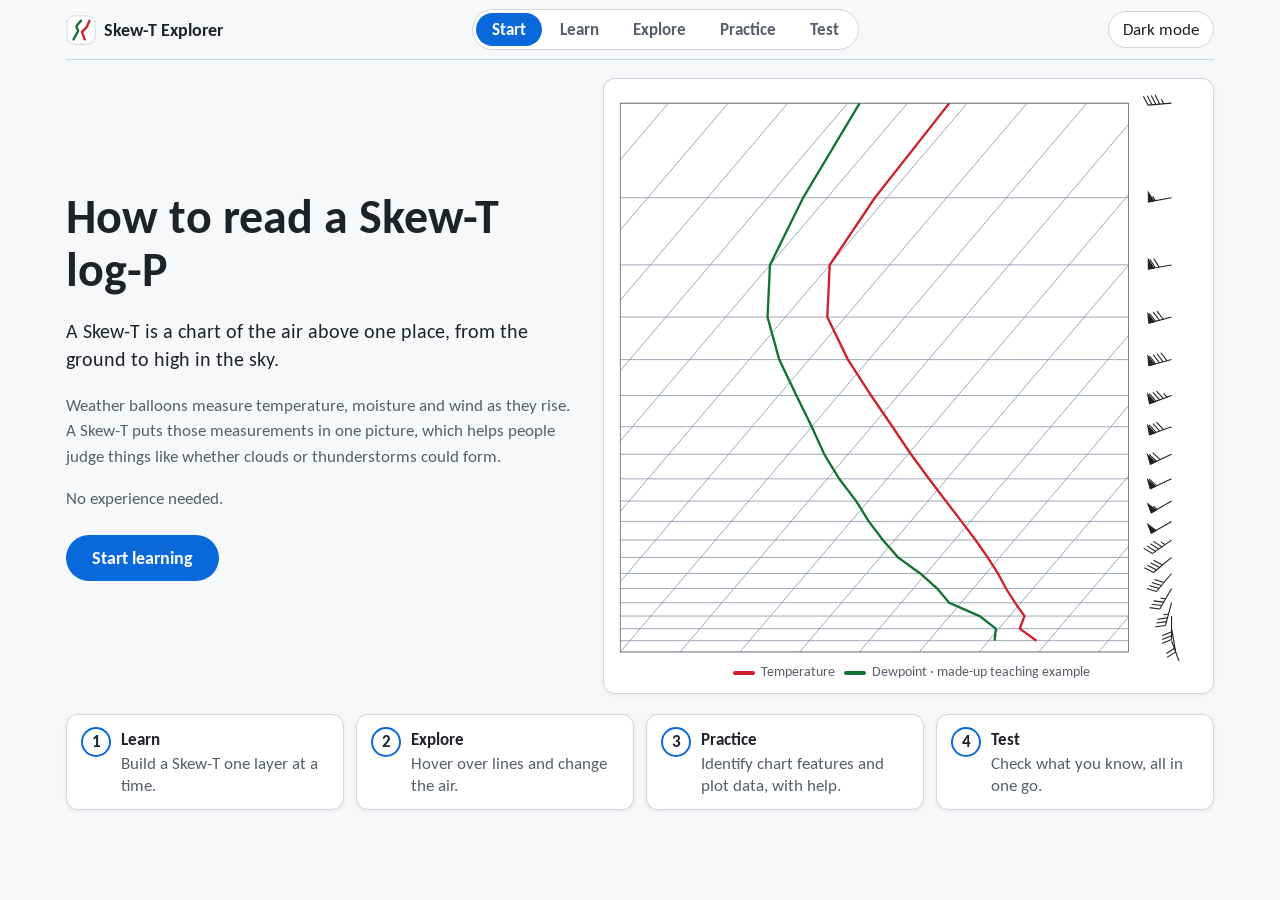
<file: index.html>
<!doctype html>
<html lang="en" data-theme="light">
<head>
  <meta charset="utf-8">
  <meta name="viewport" content="width=device-width, initial-scale=1">
  <title>Skew-T Explorer · Start here</title>
  <link rel="preconnect" href="https://fonts.googleapis.com">
  <link rel="preconnect" href="https://fonts.gstatic.com" crossorigin>
  <link rel="stylesheet" href="https://fonts.googleapis.com/css2?family=Carlito:wght@400;700&display=swap">
  <link rel="stylesheet" href="style.css">
  <script src="js/theme.js"></script>
</head>
<body class="start-page">
  <header class="topbar">
    <a class="brand" href="index.html" aria-label="Skew-T Explorer home">
      <svg viewBox="0 0 32 32" aria-hidden="true"><rect x="1" y="1" width="30" height="30" rx="8"/><path class="g" d="M8 26 13 17 11 12 16 6"/><path class="r" d="M20 26 17 18 22 13 25 6"/></svg>
      <span>Skew-T Explorer</span>
    </a>
    <nav class="tabs" aria-label="Pages">
      <a href="index.html" aria-current="page">Start</a>
      <a href="build.html">Learn</a>
      <a href="explore.html">Explore</a>
      <a href="practice.html">Practice</a>
      <a href="test.html">Test</a>
    </nav>
    <button id="theme" type="button"></button>
  </header>
  <main>
    <section class="hero">
      <div class="hero-text">
        <h1>How to read a Skew-T log-P</h1>
        <p class="lead">A Skew-T is a chart of the air above one place, from the ground to high in the sky.</p>
        <p>Weather balloons measure temperature, moisture and wind as they rise. A Skew-T puts those measurements in one picture, which helps people judge things like whether clouds or thunderstorms could form.</p>
        <p>No experience needed.</p>
        <a class="cta" href="build.html">Start learning</a>
      </div>
      <figure class="hero-chart">
        <svg id="herochart" viewBox="0 0 820 760" role="img" aria-label="Example Skew-T showing temperature in red and dewpoint in green"></svg>
        <figcaption><span class="swatch temp"></span>Temperature <span class="swatch dew"></span>Dewpoint · made-up teaching example</figcaption>
      </figure>
    </section>
    <ol class="path">
      <li><a href="build.html"><span class="num">1</span><strong>Learn</strong><span>Build a Skew-T one layer at a time.</span></a></li>
      <li><a href="explore.html"><span class="num">2</span><strong>Explore</strong><span>Hover over lines and change the air.</span></a></li>
      <li><a href="practice.html"><span class="num">3</span><strong>Practice</strong><span>Identify chart features and plot data, with help.</span></a></li>
      <li><a href="test.html"><span class="num">4</span><strong>Test</strong><span>Check what you know, all in one go.</span></a></li>
    </ol>
  </main>
  <script src="js/thermo.js"></script>
  <script src="js/soundings.js"></script>
  <script src="js/chart.js"></script>
  <script src="js/start.js"></script>
</body>
</html>
</file>
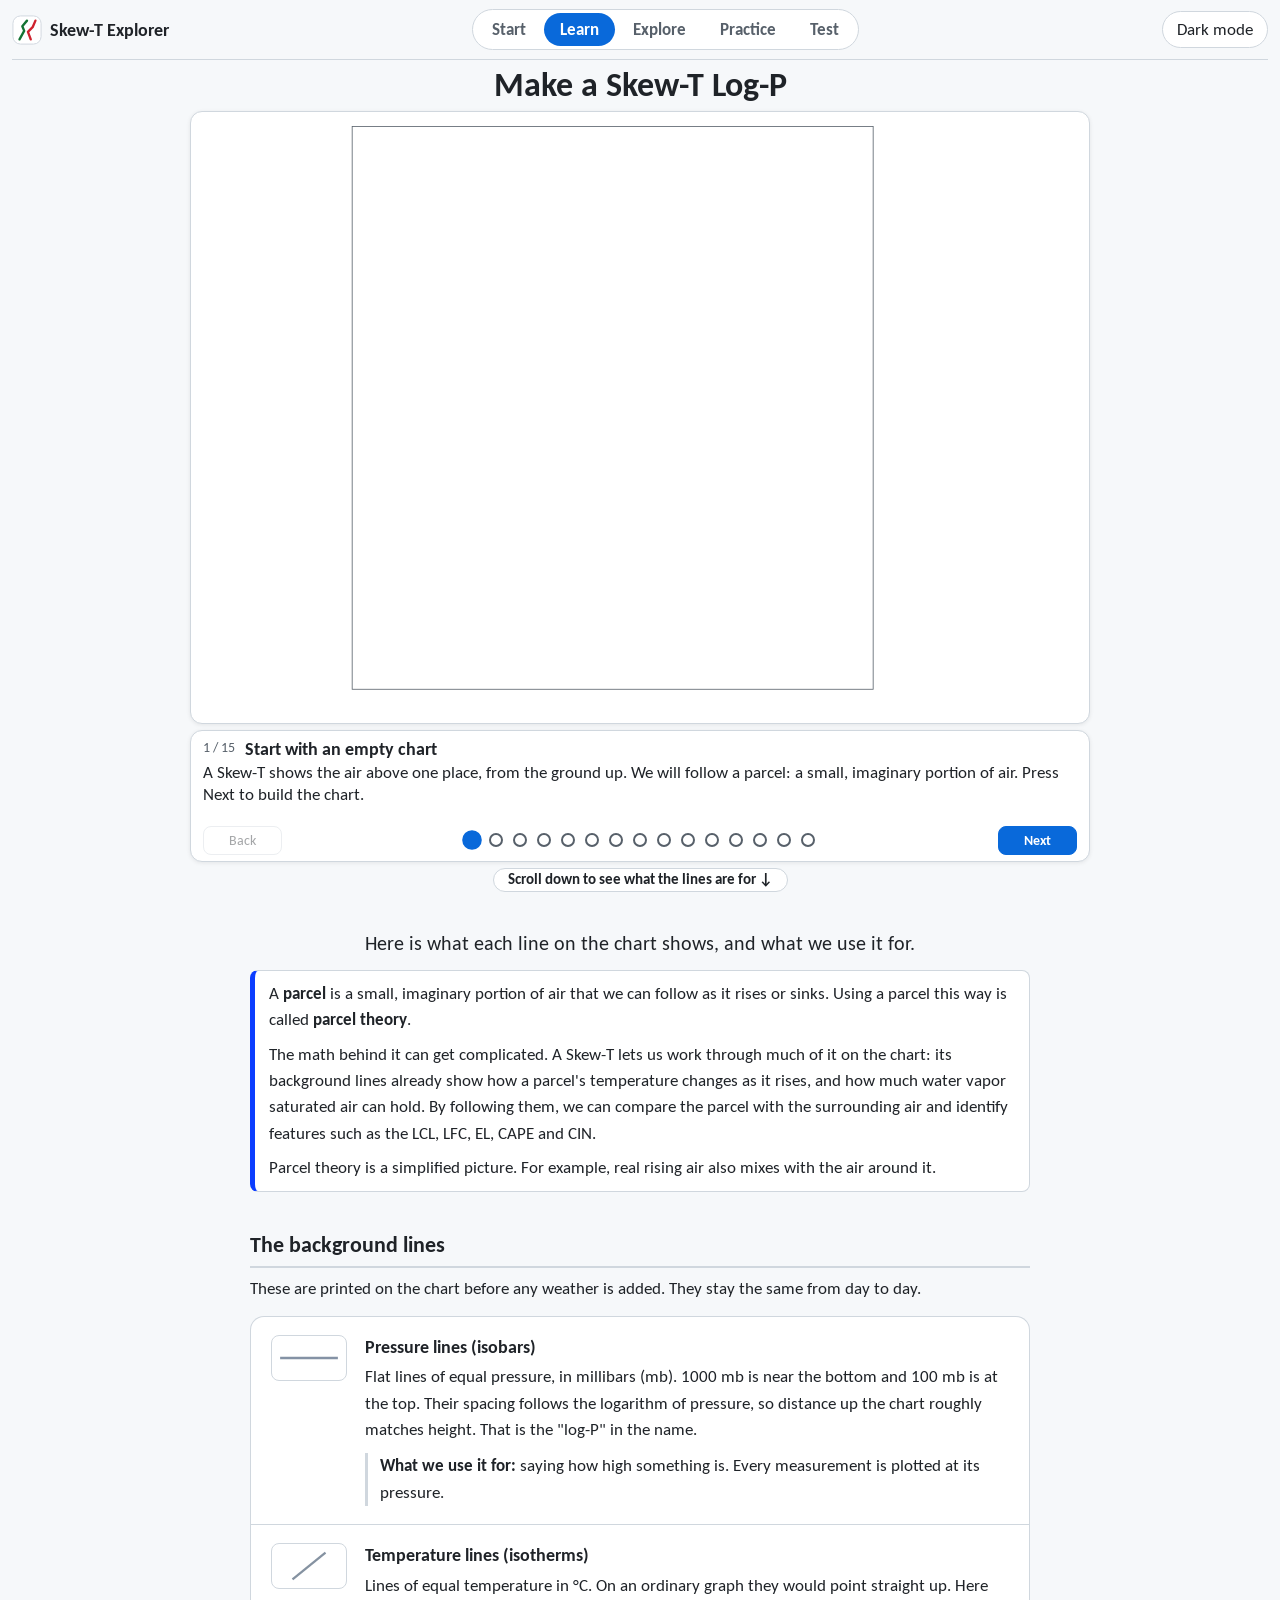
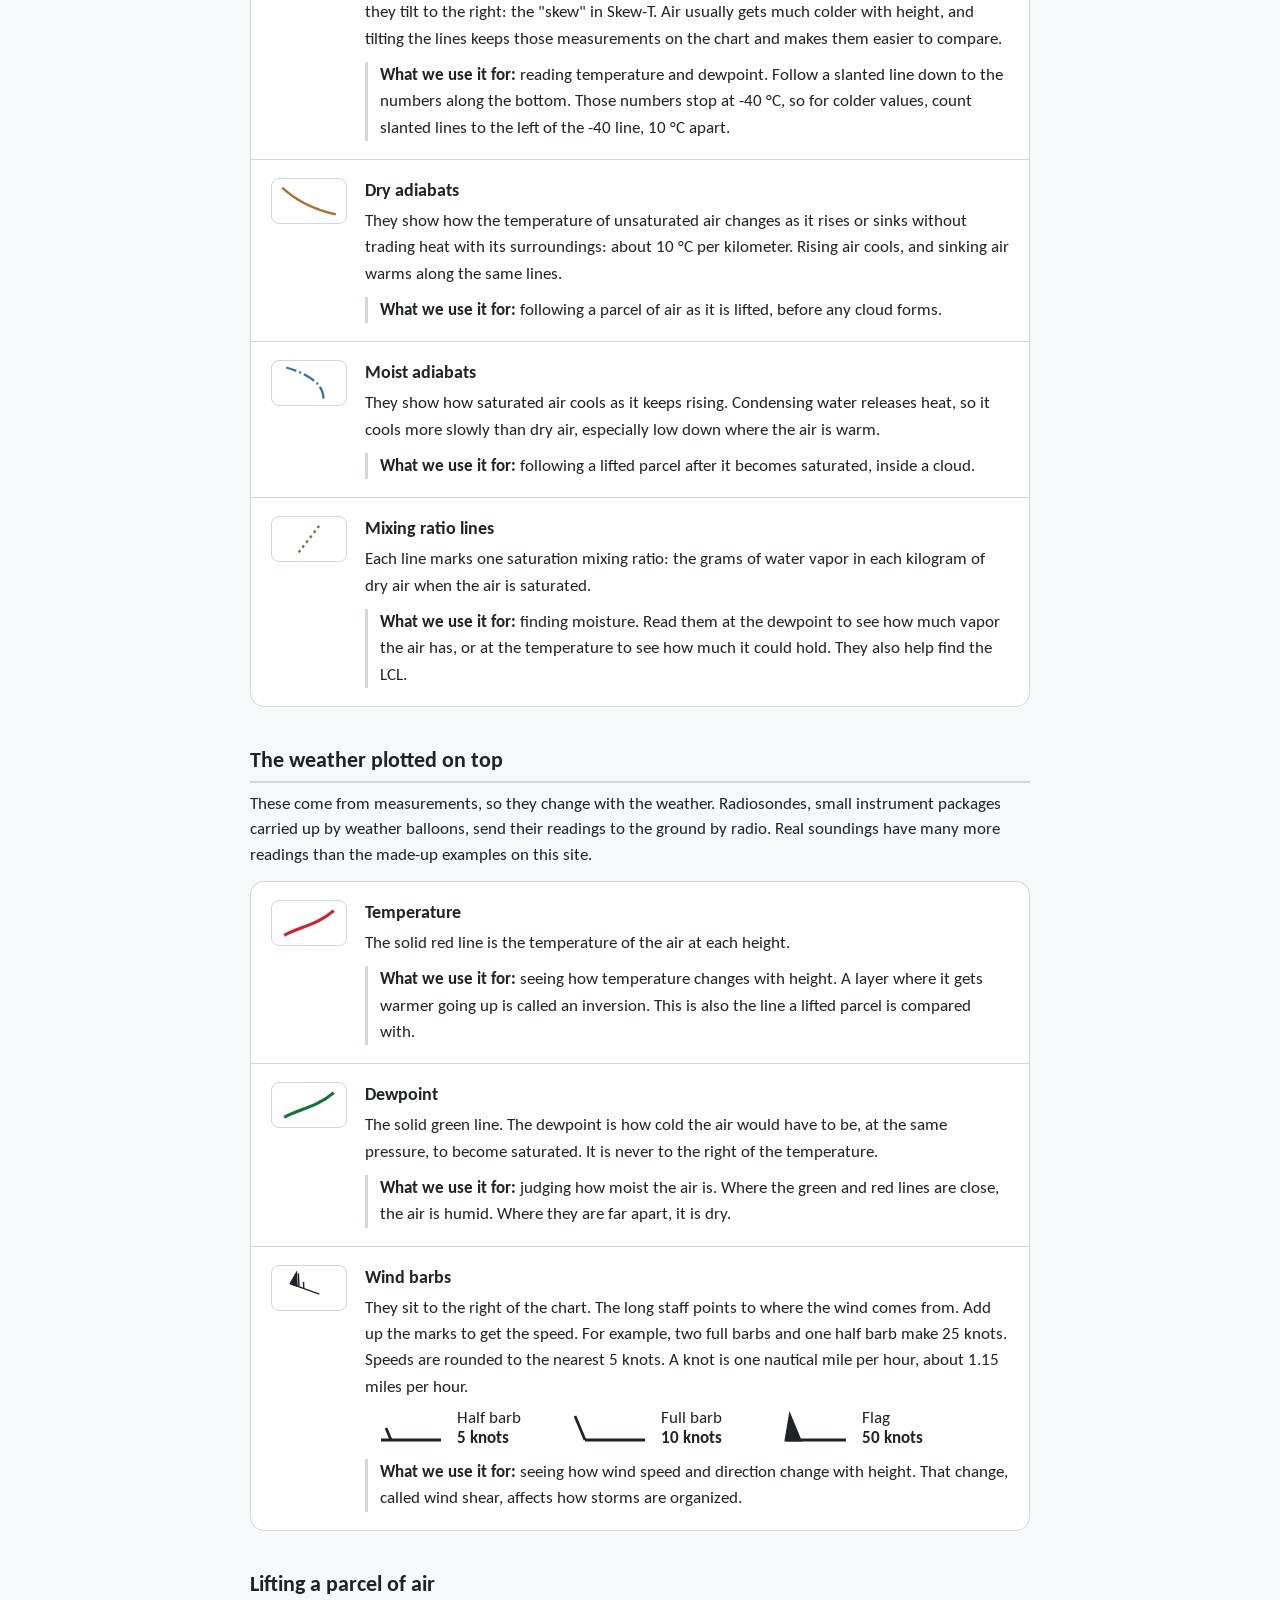
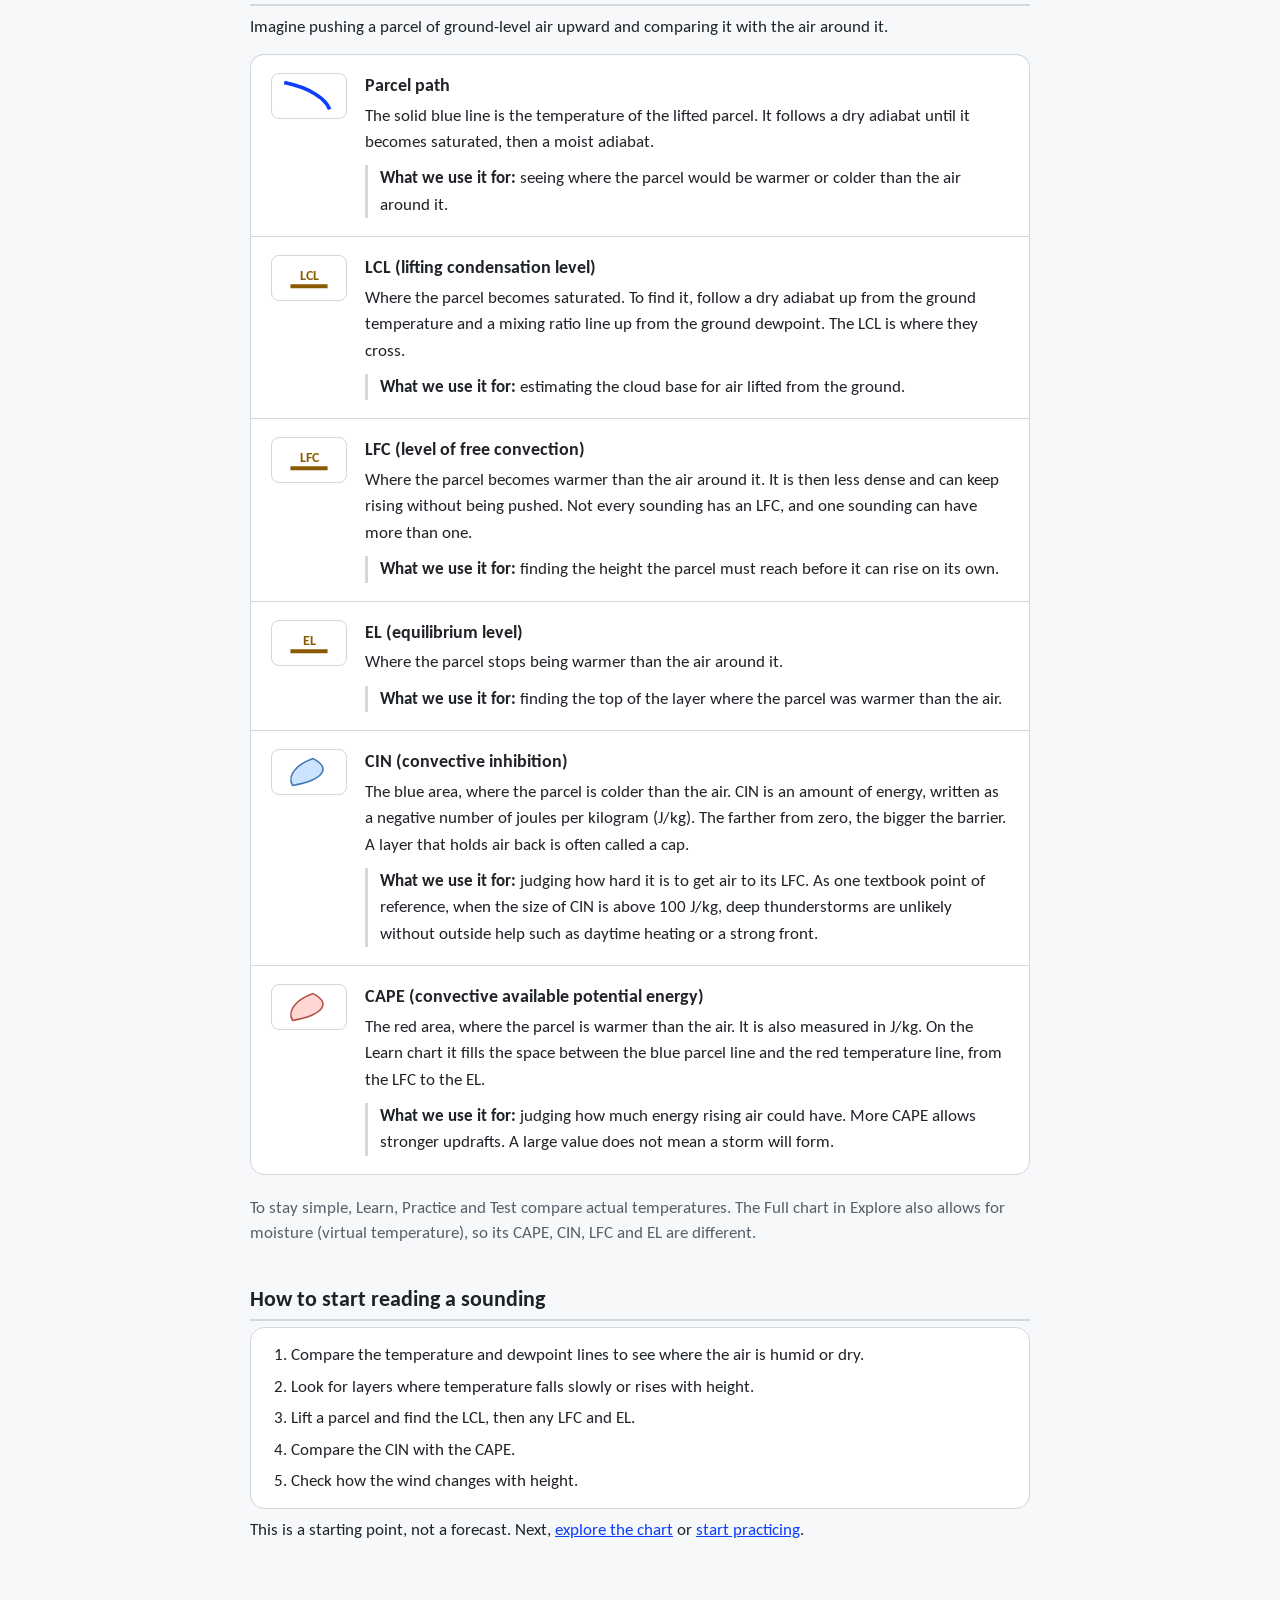
<file: build.html>
<!doctype html>
<html lang="en" data-theme="light">
<head>
  <meta charset="utf-8">
  <meta name="viewport" content="width=device-width, initial-scale=1">
  <title>Make a Skew-T Log-P</title>
  <link rel="preconnect" href="https://fonts.googleapis.com">
  <link rel="preconnect" href="https://fonts.gstatic.com" crossorigin>
  <link rel="stylesheet" href="https://fonts.googleapis.com/css2?family=Carlito:wght@400;700&display=swap">
  <link rel="stylesheet" href="style.css">
  <script src="js/theme.js"></script>
</head>
<body class="build-page">
  <header class="topbar">
    <a class="brand" href="index.html" aria-label="Skew-T Explorer home">
      <svg viewBox="0 0 32 32" aria-hidden="true"><rect x="1" y="1" width="30" height="30" rx="8"/><path class="g" d="M8 26 13 17 11 12 16 6"/><path class="r" d="M20 26 17 18 22 13 25 6"/></svg>
      <span>Skew-T Explorer</span>
    </a>
    <nav class="tabs" aria-label="Pages">
      <a href="index.html">Start</a>
      <a href="build.html" aria-current="page">Learn</a>
      <a href="explore.html">Explore</a>
      <a href="practice.html">Practice</a>
      <a href="test.html">Test</a>
    </nav>
    <button id="theme" type="button"></button>
  </header>
  <main class="story">
    <div class="stage">
      <h1 class="story-title">Make a Skew-T Log-P</h1>
      <svg id="build" viewBox="0 0 820 760" role="img" aria-label="Skew-T diagram that gains lines at each step"></svg>
      <section class="caption">
        <div class="caption-top">
          <span id="count" class="count"></span>
          <h2 id="title"></h2>
        </div>
        <p id="short" aria-live="polite"></p>
        <ul class="barbkey" id="barbkey" aria-label="What each wind mark means" hidden></ul>
        <div class="stepper">
          <button id="back" type="button">Back</button>
          <div id="dots" role="group" aria-label="Jump to a step"></div>
          <select id="jump" aria-label="Jump to a step"></select>
          <button id="next" type="button">Next</button>
        </div>
      </section>
      <a class="scroll-cue" href="#lines">Scroll down to see what the lines are for</a>
    </div>
    <div id="lines" class="explain">
      <p class="explain-intro">Here is what each line on the chart shows, and what we use it for.</p>
      <div class="define">
        <p>A <strong>parcel</strong> is a small, imaginary portion of air that we can follow as it rises or sinks. Using a parcel this way is called <strong>parcel theory</strong>.</p>
        <p>The math behind it can get complicated. A Skew-T lets us work through much of it on the chart: its background lines already show how a parcel's temperature changes as it rises, and how much water vapor saturated air can hold. By following them, we can compare the parcel with the surrounding air and identify features such as the LCL, LFC, EL, CAPE and CIN.</p>
        <p>Parcel theory is a simplified picture. For example, real rising air also mixes with the air around it.</p>
      </div>
      <section class="line-group">
        <h2>The background lines</h2>
        <p>These are printed on the chart before any weather is added. They stay the same from day to day.</p>
        <article class="line-card" data-sample="isobar">
          <div>
            <h3>Pressure lines (isobars)</h3>
            <p>Flat lines of equal pressure, in millibars (mb). 1000 mb is near the bottom and 100 mb is at the top. Their spacing follows the logarithm of pressure, so distance up the chart roughly matches height. That is the "log-P" in the name.</p>
            <p class="use"><strong>What we use it for:</strong> saying how high something is. Every measurement is plotted at its pressure.</p>
          </div>
        </article>
        <article class="line-card" data-sample="isotherm">
          <div>
            <h3>Temperature lines (isotherms)</h3>
            <p>Lines of equal temperature in °C. On an ordinary graph they would point straight up. Here they tilt to the right: the "skew" in Skew-T. Air usually gets much colder with height, and tilting the lines keeps those measurements on the chart and makes them easier to compare.</p>
            <p class="use"><strong>What we use it for:</strong> reading temperature and dewpoint. Follow a slanted line down to the numbers along the bottom. Those numbers stop at -40 °C, so for colder values, count slanted lines to the left of the -40 line, 10 °C apart.</p>
          </div>
        </article>
        <article class="line-card" data-sample="dry">
          <div>
            <h3>Dry adiabats</h3>
            <p>They show how the temperature of unsaturated air changes as it rises or sinks without trading heat with its surroundings: about 10 °C per kilometer. Rising air cools, and sinking air warms along the same lines.</p>
            <p class="use"><strong>What we use it for:</strong> following a parcel of air as it is lifted, before any cloud forms.</p>
          </div>
        </article>
        <article class="line-card" data-sample="moist">
          <div>
            <h3>Moist adiabats</h3>
            <p>They show how saturated air cools as it keeps rising. Condensing water releases heat, so it cools more slowly than dry air, especially low down where the air is warm.</p>
            <p class="use"><strong>What we use it for:</strong> following a lifted parcel after it becomes saturated, inside a cloud.</p>
          </div>
        </article>
        <article class="line-card" data-sample="mix">
          <div>
            <h3>Mixing ratio lines</h3>
            <p>Each line marks one saturation mixing ratio: the grams of water vapor in each kilogram of dry air when the air is saturated.</p>
            <p class="use"><strong>What we use it for:</strong> finding moisture. Read them at the dewpoint to see how much vapor the air has, or at the temperature to see how much it could hold. They also help find the LCL.</p>
          </div>
        </article>
      </section>
      <section class="line-group">
        <h2>The weather plotted on top</h2>
        <p>These come from measurements, so they change with the weather. Radiosondes, small instrument packages carried up by weather balloons, send their readings to the ground by radio. Real soundings have many more readings than the made-up examples on this site.</p>
        <article class="line-card" data-sample="temp">
          <div>
            <h3>Temperature</h3>
            <p>The solid red line is the temperature of the air at each height.</p>
            <p class="use"><strong>What we use it for:</strong> seeing how temperature changes with height. A layer where it gets warmer going up is called an inversion. This is also the line a lifted parcel is compared with.</p>
          </div>
        </article>
        <article class="line-card" data-sample="dew">
          <div>
            <h3>Dewpoint</h3>
            <p>The solid green line. The dewpoint is how cold the air would have to be, at the same pressure, to become saturated. It is never to the right of the temperature.</p>
            <p class="use"><strong>What we use it for:</strong> judging how moist the air is. Where the green and red lines are close, the air is humid. Where they are far apart, it is dry.</p>
          </div>
        </article>
        <article class="line-card" data-sample="wind">
          <div>
            <h3>Wind barbs</h3>
            <p>They sit to the right of the chart. The long staff points to where the wind comes from. Add up the marks to get the speed. For example, two full barbs and one half barb make 25 knots. Speeds are rounded to the nearest 5 knots. A knot is one nautical mile per hour, about 1.15 miles per hour.</p>
            <ul class="barbkey" id="cardbarbs" aria-label="What each wind mark means"></ul>
            <p class="use"><strong>What we use it for:</strong> seeing how wind speed and direction change with height. That change, called wind shear, affects how storms are organized.</p>
          </div>
        </article>
      </section>
      <section class="line-group">
        <h2>Lifting a parcel of air</h2>
        <p>Imagine pushing a parcel of ground-level air upward and comparing it with the air around it.</p>
        <article class="line-card" data-sample="parcel">
          <div>
            <h3>Parcel path</h3>
            <p>The solid blue line is the temperature of the lifted parcel. It follows a dry adiabat until it becomes saturated, then a moist adiabat.</p>
            <p class="use"><strong>What we use it for:</strong> seeing where the parcel would be warmer or colder than the air around it.</p>
          </div>
        </article>
        <article class="line-card" data-sample="lcl">
          <div>
            <h3>LCL (lifting condensation level)</h3>
            <p>Where the parcel becomes saturated. To find it, follow a dry adiabat up from the ground temperature and a mixing ratio line up from the ground dewpoint. The LCL is where they cross.</p>
            <p class="use"><strong>What we use it for:</strong> estimating the cloud base for air lifted from the ground.</p>
          </div>
        </article>
        <article class="line-card" data-sample="lfc">
          <div>
            <h3>LFC (level of free convection)</h3>
            <p>Where the parcel becomes warmer than the air around it. It is then less dense and can keep rising without being pushed. Not every sounding has an LFC, and one sounding can have more than one.</p>
            <p class="use"><strong>What we use it for:</strong> finding the height the parcel must reach before it can rise on its own.</p>
          </div>
        </article>
        <article class="line-card" data-sample="el">
          <div>
            <h3>EL (equilibrium level)</h3>
            <p>Where the parcel stops being warmer than the air around it.</p>
            <p class="use"><strong>What we use it for:</strong> finding the top of the layer where the parcel was warmer than the air.</p>
          </div>
        </article>
        <article class="line-card" data-sample="cin">
          <div>
            <h3>CIN (convective inhibition)</h3>
            <p>The blue area, where the parcel is colder than the air. CIN is an amount of energy, written as a negative number of joules per kilogram (J/kg). The farther from zero, the bigger the barrier. A layer that holds air back is often called a cap.</p>
            <p class="use"><strong>What we use it for:</strong> judging how hard it is to get air to its LFC. As one textbook point of reference, when the size of CIN is above 100 J/kg, deep thunderstorms are unlikely without outside help such as daytime heating or a strong front.</p>
          </div>
        </article>
        <article class="line-card" data-sample="cape">
          <div>
            <h3>CAPE (convective available potential energy)</h3>
            <p>The red area, where the parcel is warmer than the air. It is also measured in J/kg. On the Learn chart it fills the space between the blue parcel line and the red temperature line, from the LFC to the EL.</p>
            <p class="use"><strong>What we use it for:</strong> judging how much energy rising air could have. More CAPE allows stronger updrafts. A large value does not mean a storm will form.</p>
          </div>
        </article>
      </section>
      <p class="explain-note">To stay simple, Learn, Practice and Test compare actual temperatures. The Full chart in Explore also allows for moisture (virtual temperature), so its CAPE, CIN, LFC and EL are different.</p>
      <section class="line-group">
        <h2>How to start reading a sounding</h2>
        <ol class="reading">
          <li>Compare the temperature and dewpoint lines to see where the air is humid or dry.</li>
          <li>Look for layers where temperature falls slowly or rises with height.</li>
          <li>Lift a parcel and find the LCL, then any LFC and EL.</li>
          <li>Compare the CIN with the CAPE.</li>
          <li>Check how the wind changes with height.</li>
        </ol>
        <p>This is a starting point, not a forecast. Next, <a href="explore.html">explore the chart</a> or <a href="practice.html">start practicing</a>.</p>
      </section>
    </div>
  </main>
  <script src="js/thermo.js"></script>
  <script src="js/soundings.js"></script>
  <script src="js/chart.js"></script>
  <script src="js/guide.js"></script>
  <script src="js/build.js"></script>
</body>
</html>
</file>
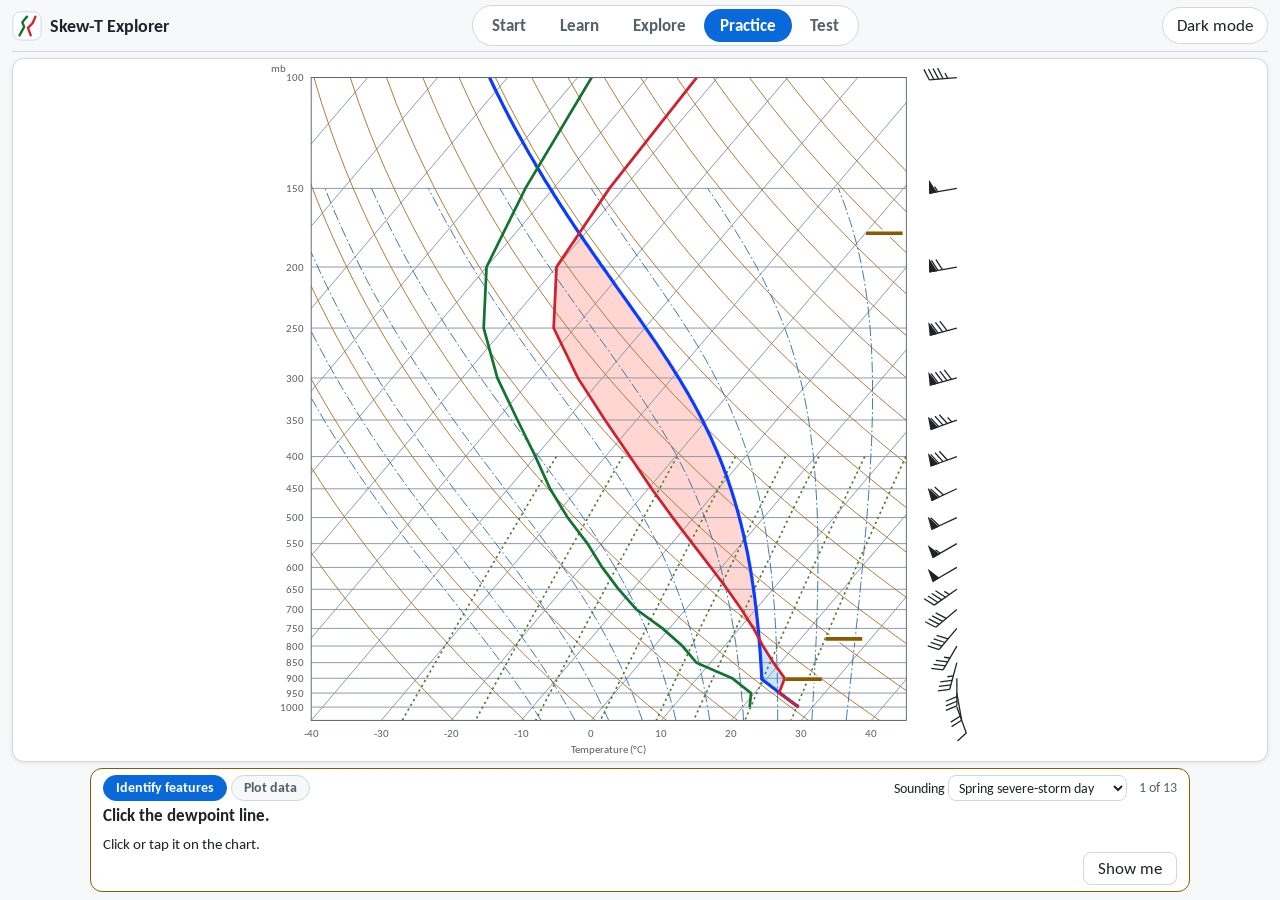
<file: practice.html>
<!doctype html>
<html lang="en" data-theme="light">
<head>
  <meta charset="utf-8">
  <meta name="viewport" content="width=device-width, initial-scale=1">
  <title>Practice · Skew-T Explorer</title>
  <link rel="preconnect" href="https://fonts.googleapis.com">
  <link rel="preconnect" href="https://fonts.gstatic.com" crossorigin>
  <link rel="stylesheet" href="https://fonts.googleapis.com/css2?family=Carlito:wght@400;700&display=swap">
  <link rel="stylesheet" href="style.css">
  <script src="js/theme.js"></script>
</head>
<body class="quiz-page">
  <header class="topbar">
    <a class="brand" href="index.html" aria-label="Skew-T Explorer home">
      <svg viewBox="0 0 32 32" aria-hidden="true"><rect x="1" y="1" width="30" height="30" rx="8"/><path class="g" d="M8 26 13 17 11 12 16 6"/><path class="r" d="M20 26 17 18 22 13 25 6"/></svg>
      <span>Skew-T Explorer</span>
    </a>
    <nav class="tabs" aria-label="Pages">
      <a href="index.html">Start</a>
      <a href="build.html">Learn</a>
      <a href="explore.html">Explore</a>
      <a href="practice.html" aria-current="page">Practice</a>
      <a href="test.html">Test</a>
    </nav>
    <button id="theme" type="button"></button>
  </header>
  <main class="quiz">
    <h1 class="sr-only">Practice identifying chart features and plotting data</h1>
    <figure class="quiz-chart">
      <button class="zoom" type="button" aria-pressed="false">Zoom in on chart</button>
      <div class="chart-scroll">
        <svg id="quizchart" viewBox="0 0 820 760" role="img"></svg>
      </div>
    </figure>
    <section class="quiz-card" id="card">
      <div class="sections" role="group" aria-label="Skill to practice">
        <button type="button" data-skill="find">Identify features</button>
        <button type="button" data-skill="plot">Plot data</button>
      </div>
      <div class="quiz-top">
        <label>Sounding <select id="sounding"></select></label>
        <span id="qcount" class="count"></span>
      </div>
      <h2 id="question" tabindex="-1"></h2>
      <div id="figure"></div>
      <p id="feedback" aria-live="polite"></p>
      <div class="quiz-actions"><button id="reveal" type="button" hidden>Show me</button><button id="repeat" type="button" hidden>Practice these again</button><button id="qnext" class="primary" type="button" hidden>Next</button></div>
    </section>
  </main>
  <script src="js/thermo.js"></script>
  <script src="js/soundings.js"></script>
  <script src="js/chart.js"></script>
  <script src="js/quiz-data.js"></script>
  <script src="js/quiz-chart.js"></script>
  <script src="js/practice.js"></script>
  <script src="js/zoom.js"></script>
</body>
</html>
</file>
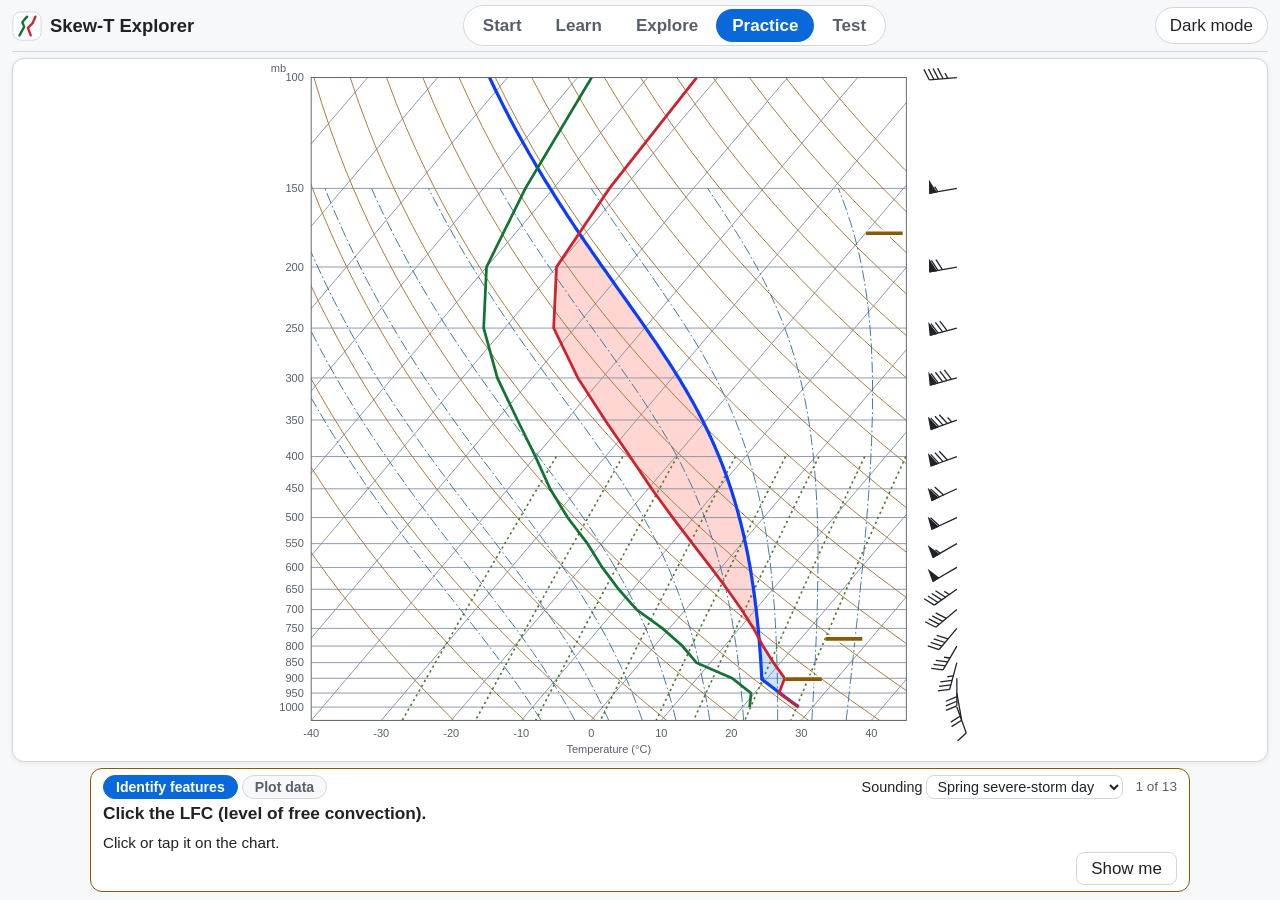
<file: quiz.html>
<!doctype html>
<html lang="en">
<head>
  <meta charset="utf-8">
  <meta name="viewport" content="width=device-width, initial-scale=1">
  <title>The quiz has moved</title>
  <meta http-equiv="refresh" content="0; url=practice.html">
</head>
<body>
  <p>The quiz is now two pages: <a href="practice.html">Practice</a> and <a href="test.html">Test</a>.</p>
</body>
</html>
</file>
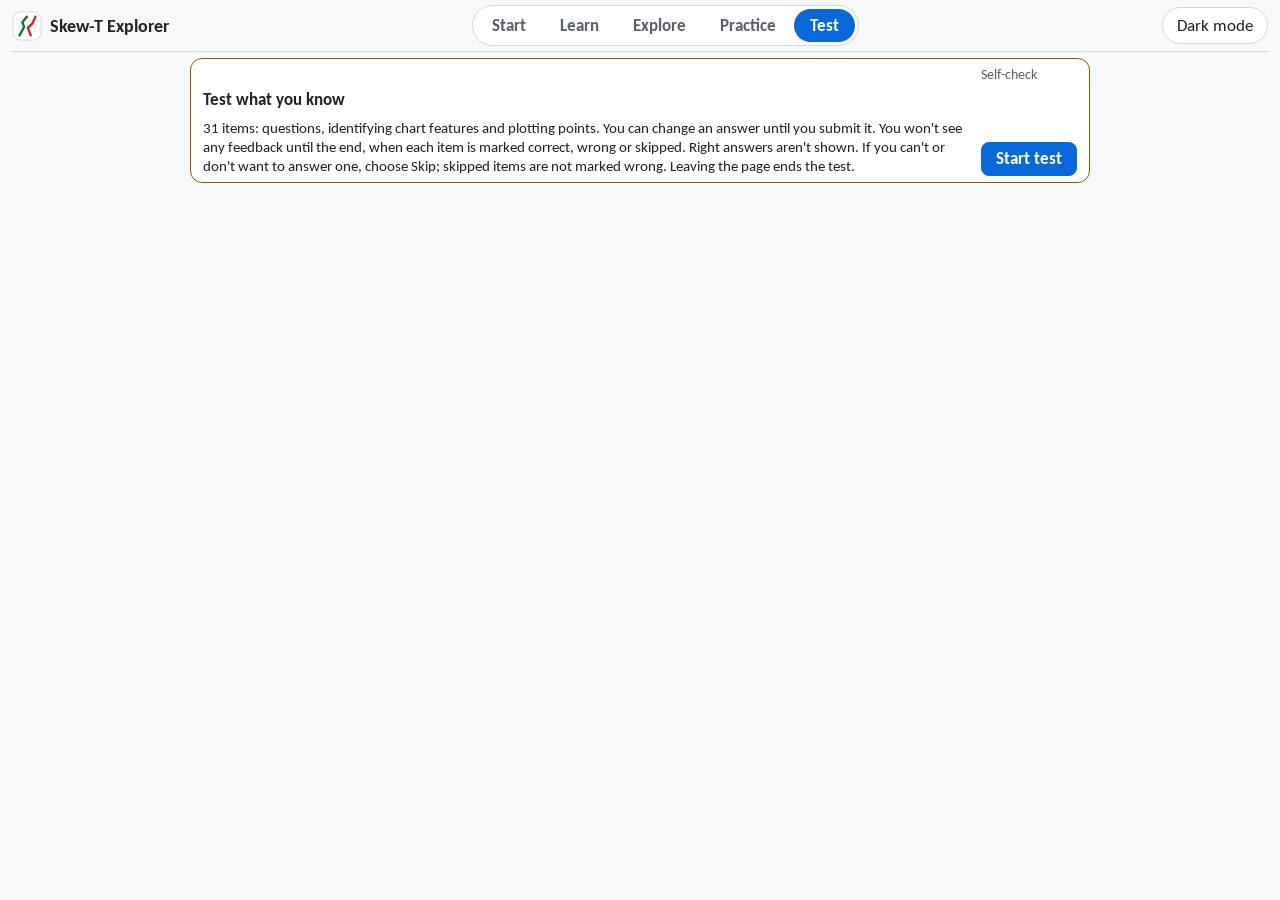
<file: test.html>
<!doctype html>
<html lang="en" data-theme="light">
<head>
  <meta charset="utf-8">
  <meta name="viewport" content="width=device-width, initial-scale=1">
  <title>Test · Skew-T Explorer</title>
  <link rel="preconnect" href="https://fonts.googleapis.com">
  <link rel="preconnect" href="https://fonts.gstatic.com" crossorigin>
  <link rel="stylesheet" href="https://fonts.googleapis.com/css2?family=Carlito:wght@400;700&display=swap">
  <link rel="stylesheet" href="style.css">
  <script src="js/theme.js"></script>
</head>
<body class="quiz-page">
  <header class="topbar">
    <a class="brand" href="index.html" aria-label="Skew-T Explorer home">
      <svg viewBox="0 0 32 32" aria-hidden="true"><rect x="1" y="1" width="30" height="30" rx="8"/><path class="g" d="M8 26 13 17 11 12 16 6"/><path class="r" d="M20 26 17 18 22 13 25 6"/></svg>
      <span>Skew-T Explorer</span>
    </a>
    <nav class="tabs" aria-label="Pages">
      <a href="index.html">Start</a>
      <a href="build.html">Learn</a>
      <a href="explore.html">Explore</a>
      <a href="practice.html">Practice</a>
      <a href="test.html" aria-current="page">Test</a>
    </nav>
    <button id="theme" type="button"></button>
  </header>
  <main class="quiz">
    <h1 class="sr-only">Skew-T self-check test</h1>
    <figure class="quiz-chart">
      <button class="zoom" type="button" aria-pressed="false">Zoom in on chart</button>
      <div class="chart-scroll">
        <svg id="quizchart" viewBox="0 0 820 760" role="img"></svg>
      </div>
    </figure>
    <section class="quiz-card" id="card">
      <div class="quiz-top"><span id="qcount" class="count"></span></div>
      <h2 id="question" tabindex="-1"></h2>
      <div id="figure"></div>
      <div id="choices" role="group" aria-labelledby="question"></div>
      <p id="feedback" aria-live="polite"></p>
      <div class="quiz-actions"><button id="skip" type="button" hidden>Skip</button><button id="submit" class="primary" type="button" hidden>Submit answer</button><button id="start" class="primary" type="button" hidden>Start test</button><button id="again" class="primary" type="button" hidden>Take the test again</button><button id="debug" type="button" hidden>Debug: skip to results</button></div>
    </section>
  </main>
  <script src="js/thermo.js"></script>
  <script src="js/soundings.js"></script>
  <script src="js/chart.js"></script>
  <script src="js/quiz-data.js"></script>
  <script src="js/quiz-chart.js"></script>
  <script src="js/exam.js"></script>
  <script src="js/zoom.js"></script>
</body>
</html>
</file>
<file: style.css>
:root { color-scheme: dark; --bg: #0d1117; --panel: #161b22; --line: #30363d; --text: #e6edf3; --muted: #9da7b3;
        --temp: #ff6b5e; --dew: #4fd17a; --parcel: #3b9dff; --accent: #ffd866; --tip: #1f2630;
        --isobar: #5e6a7c; --isotherm: #5f6b7c; --dry: #b98a4a; --moist: #4a86b9; --mix: #7f9f5f; }
:root[data-theme="light"] { color-scheme: light; --bg: #f6f8fa; --panel: #fff; --line: #d0d7de; --text: #1f2328;
        --muted: #57606a; --temp: #cf222e; --dew: #137333; --parcel: #0b3dff; --accent: #8a5a00; --tip: #fff;
        --isobar: #8492a5; --isotherm: #8592a1; --dry: #a8712a; --moist: #2f6f9f; --mix: #55772f; }
/* Line patterns. Moist adiabat: thin dash-dot. Mixing ratio: short dots. Virtual temperature: dotted. */
:root { --dash-moist: 12 3 2 3; --dash-mix: 2.5 3.5; --dash-virtual: 2 3; }
* { box-sizing: border-box; }
body { margin: 0 auto; max-width: 1180px; padding: 16px; background: var(--bg); color: var(--text);
       font: 17px/1.5 Calibri, Carlito, sans-serif; }
h1 { margin: 0; } h2 { font-size: 1rem; margin-top: 0; }
header p, #about, .note { color: var(--muted); }
.controls label { margin-right: 12px; }
select, button { font: inherit; padding: 6px 10px; background: var(--panel); color: var(--text);
                 border: 1px solid var(--line); border-radius: 6px; max-width: 100%; }
.layout { display: grid; grid-template-columns: minmax(0, 1fr) 260px; gap: 16px; align-items: start; }
@media (max-width: 800px) { .layout { grid-template-columns: minmax(0, 1fr); } }
figure, aside, details { margin: 0; background: var(--panel); border: 1px solid var(--line); border-radius: 8px; padding: 10px; }
details { margin-top: 16px; }
dt { font-weight: 600; } dd { margin: 0 0 10px; }
#status { min-height: 1.5em; margin: 4px 0 0; color: var(--muted); }
svg { display: block; width: 100%; height: auto; user-select: none; }
.axis { fill: var(--muted); font-size: 12px; }
.frame { fill: none; stroke: var(--muted); }
.bg { fill: none; stroke-width: 1; }
.isobar { stroke: var(--isobar); }
.isotherm { stroke: var(--isotherm); }
.dry { stroke: var(--dry); }
.moist { stroke: var(--moist); stroke-dasharray: var(--dash-moist); }
.mix { stroke: var(--mix); stroke-dasharray: var(--dash-mix); }
.bg.mix { stroke-width: 1.8; }
.profile { fill: none; stroke-width: 3; }
.profile.temp { stroke: var(--temp); }
.profile.dew { stroke: var(--dew); }
.profile.parcel { stroke: var(--parcel); stroke-width: 3.5; }
.dot { fill: var(--panel); stroke-width: 2; cursor: ew-resize; touch-action: none; }
.dot.temp { stroke: var(--temp); }
.dot.dew { stroke: var(--dew); }
/* The fills stay pale so lines show through. A deeper solid edge of the same color marks each area. */
/* Virtual temperature curves: dotted, in the same color as the line each one adjusts. */
.profile.tvair { stroke: var(--temp); stroke-width: 2; stroke-dasharray: var(--dash-virtual); }
.profile.tvparcel { stroke: var(--parcel); stroke-width: 2; stroke-dasharray: var(--dash-virtual); }
.highlight.tvair { stroke: var(--temp); stroke-dasharray: var(--dash-virtual); }
.highlight.tvparcel { stroke: var(--parcel); stroke-dasharray: var(--dash-virtual); }
.cape { fill: #ff6b5e; fill-opacity: .28; stroke: color-mix(in srgb, #ff6b5e 65%, var(--text)); stroke-width: 1.5; }
.cin { fill: #58a6ff; fill-opacity: .3; stroke: color-mix(in srgb, #58a6ff 65%, var(--text)); stroke-width: 1.5; }
.marker { stroke: var(--accent); stroke-width: 4; }
.marker-halo { stroke: var(--panel); stroke-width: 8; }
.markerlabel { fill: var(--accent); font-size: 14px; font-weight: 700; stroke: var(--panel); stroke-width: 4; stroke-linejoin: round; paint-order: stroke; }
.barb { stroke: var(--text); stroke-width: 1.4; }
.barb .flag { fill: var(--text); }
/* A hovered line is drawn bolder in its own color, keeping its dash pattern. */
.highlight { fill: none; stroke-width: 3; pointer-events: none; }
.highlight.temp, .highlight.dew, .highlight.parcel { stroke-width: 5.5; }
.highlight.temp { stroke: var(--temp); }
.highlight.dew { stroke: var(--dew); }
.highlight.parcel { stroke: var(--parcel); }
/* Background colors are pale, so they are deepened a little to stand out. */
.highlight.isobar { stroke: color-mix(in srgb, var(--isobar) 65%, var(--text)); }
.highlight.isotherm { stroke: color-mix(in srgb, var(--isotherm) 65%, var(--text)); }
.highlight.dry { stroke: color-mix(in srgb, var(--dry) 80%, var(--text)); }
.highlight.moist { stroke: color-mix(in srgb, var(--moist) 80%, var(--text)); stroke-dasharray: var(--dash-moist); }
.highlight.mix { stroke: color-mix(in srgb, var(--mix) 80%, var(--text)); stroke-dasharray: var(--dash-mix); }
.highlight.lcl, .highlight.lfc, .highlight.el { stroke: var(--accent); stroke-width: 6; }
#tooltip { position: fixed; max-width: 280px; padding: 8px 10px; background: var(--tip); border: 1px solid var(--accent);
           border-radius: 6px; font-size: 13px; pointer-events: none; z-index: 10; }
#tooltip span { display: block; }
#tooltip .value { color: var(--accent); margin: 2px 0 4px; }
#tooltip .also { color: var(--muted); border-top: 1px solid var(--line); margin-top: 4px; padding-top: 4px; }
.shift { display: flex; flex-wrap: wrap; align-items: center; gap: 4px 8px; }
.shift input { width: 170px; max-width: 100%; margin: 0; }
.shift output { display: inline-block; min-width: 4.5em; font-weight: 700; }

a { color: var(--parcel); }

/* How-it's-built page: a large centered chart with one caption underneath. The step buttons change both. */
.build-page { max-width: 1600px; padding: 0 12px; }
.build-page .topbar { position: sticky; top: 0; z-index: 3; margin-bottom: 0; }
.sr-only { position: absolute; width: 1px; height: 1px; overflow: hidden; clip-path: inset(50%); }
.stage { display: flex; flex-direction: column; gap: 6px; padding-bottom: 8px;
         height: calc(100vh - var(--bar)); height: calc(100svh - var(--bar)); }
.stage svg { flex: 1; min-height: 0; width: 100%; background: var(--panel); border: 1px solid var(--line); border-radius: 8px; }
.caption { position: relative; display: flex; flex-direction: column; flex: none; width: 100%; max-width: 900px; height: 7.8em; margin: 0 auto; padding: 6px 12px;
           background: var(--panel); border: 1px solid var(--accent); border-radius: 8px; }
.caption-top { display: flex; align-items: center; gap: 10px; }
.caption h2 { margin: 0; font-size: 1.15rem; line-height: 1.25; flex: 1; }
.caption p { margin: 2px 0 0; line-height: 1.3; }
.caption button { padding: 1px 10px; font-size: .9rem; cursor: pointer; white-space: nowrap; }
.count { color: var(--muted); font-size: .85rem; white-space: nowrap; }
.layer { opacity: 0; transition: opacity .5s; }
.layer.on { opacity: 1; }
.layer .draw { stroke-dasharray: 1; stroke-dashoffset: 1; transition: stroke-dashoffset 1.2s ease; }
.layer.on .draw { stroke-dashoffset: 0; }
.layer.new .bg { stroke-width: 1.8; stroke-opacity: 1; }
.dot.still { cursor: default; }
/* A close-up of each wind barb mark with its speed (Learn and Explore). */
.barbkey { display: flex; justify-content: center; gap: clamp(8px, 5vw, 48px); margin: 2px 0; padding: 0; list-style: none; }
.barbkey[hidden] { display: none; }
.barbkey li { display: flex; align-items: center; gap: 8px; margin: 0; line-height: 1.2; }
.barbkey li svg { width: 84px; height: 40px; flex: none; background: none; border: 0; box-shadow: none; }
.barbkey strong { display: block; }
/* In the Explore guide: under the wind barb's description (Basic) or inside its Learn more (Full). */
.guide .barbkey { justify-content: flex-start; margin: 10px 0 4px; padding: 0; }
@media (max-width: 640px) {
  .barbkey li { flex-direction: column; gap: 0; text-align: center; font-size: .9rem; }
  .barbkey li svg { width: 63px; height: 30px; }
}
.stepper { display: flex; align-items: center; gap: 12px; margin-top: auto; }
.stepper > button { min-width: 5.5em; padding: 3px 12px; }
#next { background: var(--brand); border-color: var(--brand); color: #fff; font-weight: 700; }
:root[data-theme="dark"] #next { color: #0d1117; }
#back:disabled { opacity: .4; cursor: default; border-color: var(--line); }
#dots { flex: 1; display: flex; justify-content: center; min-width: 0; }
/* Each dot has a larger click area than the circle drawn inside it. */
.caption .step-dot { width: 24px; height: 24px; flex: none; padding: 0; border: 0; background: none; display: grid; place-items: center; }
/* Upcoming steps are hollow rings and finished ones are filled. */
.step-dot::before { content: ''; width: 10px; height: 10px; border: 2px solid var(--muted); border-radius: 50%; }
.step-dot.done::before { background: var(--muted); }
.step-dot[aria-current="step"]::before { background: var(--brand); border-color: var(--brand); transform: scale(1.4); }
@media (max-width: 760px) { .caption { height: 9em; } }
@media (max-width: 500px) {
  .caption { height: 11.8em; }
  .stepper { gap: 6px; }
}
/* The narrowest phones wrap the longest captions onto more lines. */
@media (max-width: 360px) { .caption { height: 14.6em; } }
@media (prefers-reduced-motion: reduce) { .layer, .layer .draw { transition: none; } }

/* Top bar shared by both pages: site name, page tabs and theme button. */
:root { --bar: 60px; --brand: #0969da; }
:root[data-theme="dark"] { --brand: #4da3ff; }
body { padding-top: 0; }
.topbar { display: flex; align-items: center; gap: 14px; height: var(--bar); margin-bottom: 14px; background: var(--bg);
          border-bottom: 1px solid var(--line); }
.brand { display: flex; align-items: center; gap: 8px; color: var(--text); text-decoration: none; font-weight: 700; font-size: 1.15rem; white-space: nowrap; }
.brand svg { width: 30px; height: 30px; flex: none; }
.brand rect { fill: var(--panel); stroke: var(--line); }
.brand path { fill: none; stroke-width: 2.5; stroke-linecap: round; stroke-linejoin: round; }
.brand .g { stroke: var(--dew); }
.brand .r { stroke: var(--temp); }
.tabs { display: flex; gap: 2px; margin: 0 auto; padding: 3px; background: var(--panel); border: 1px solid var(--line); border-radius: 999px; }
.tabs a { padding: 4px 16px; border-radius: 999px; color: var(--muted); text-decoration: none; font-weight: 700; white-space: nowrap; }
.tabs a:hover { color: var(--text); background: var(--bg); }
.tabs a[aria-current="page"] { background: var(--brand); color: #fff; }
:root[data-theme="dark"] .tabs a[aria-current="page"] { color: #0d1117; }
#theme { border-radius: 999px; padding: 5px 14px; cursor: pointer; white-space: nowrap; }
@media (max-width: 640px) {
  .topbar { gap: 8px; }
  .brand span { display: none; }
  .tabs a { padding: 3px 10px; font-size: .9rem; }
  #theme { padding: 4px 9px; font-size: .85rem; }
}

/* Shared polish. */
a:focus-visible, button:focus-visible, select:focus-visible, input:focus-visible, summary:focus-visible { outline: 3px solid var(--brand); outline-offset: 2px; }
button, select { border-radius: 8px; cursor: pointer; }
button:hover, select:hover { border-color: var(--brand); }
figure, aside, details, .caption, .stage svg { border-radius: 12px; box-shadow: 0 1px 4px rgb(0 0 0 / .08); }
input[type="range"] { accent-color: var(--brand); }
.page-intro h1 { font-size: 1.6rem; line-height: 1.2; }
.page-intro p { margin: 4px 0 12px; color: var(--muted); }
.controls { background: var(--panel); border: 1px solid var(--line); border-radius: 12px; padding: 12px 14px; margin-bottom: 14px; box-shadow: 0 1px 4px rgb(0 0 0 / .08); }
.controls #about { margin: 8px 0; }
.controls select, .controls button { background: var(--bg); }

/* Practice quiz: chart first, question card underneath, or beside it on wide screens. */
.quiz-page { max-width: 1600px; padding: 0 12px; }
.quiz-page .topbar { margin-bottom: 0; }
.quiz { display: flex; flex-direction: column; gap: 8px; padding: 8px 0; height: calc(100vh - var(--bar)); height: calc(100svh - var(--bar)); }
.quiz-chart { flex: 1; min-height: 300px; padding: 4px; }
.quiz-chart svg { height: 100%; width: 100%; }
.quiz-card { flex: none; height: 17em; overflow: auto; width: 100%; max-width: 900px; margin: 0 auto; padding: 10px 14px;
             background: var(--panel); border: 1px solid var(--accent); border-radius: 12px; display: flex; flex-direction: column; }
.quiz-top { display: flex; justify-content: space-between; }
.quiz-card h2 { margin: 2px 0 8px; font-size: 1.15rem; line-height: 1.3; }
#choices { display: grid; grid-template-columns: 1fr 1fr; gap: 6px; }
#choices .choice { text-align: left; background: var(--bg); line-height: 1.25; }
#choices .choice:disabled { cursor: default; color: var(--text); opacity: .6; }
#choices .choice.right, #choices .choice.wrong { opacity: 1; font-weight: 700; border-width: 2px; }
#choices .choice.right { border-color: var(--dew); }
#choices .choice.wrong { border-color: var(--temp); }
#feedback { margin: 8px 0 0; line-height: 1.3; }
#feedback.right, #feedback.wrong { border-left: 4px solid var(--dew); padding-left: 8px; }
#feedback.wrong { border-color: var(--temp); }
.quiz-actions { margin-top: auto; padding-top: 8px; text-align: right; }
button.primary { background: var(--brand); border-color: var(--brand); color: #fff; font-weight: 700; }
:root[data-theme="dark"] button.primary { color: #0d1117; }
.quiz-barb { width: 110px; height: 56px; display: block; margin: -6px auto 4px; }
#figure ul { margin: 0; padding-left: 20px; }
#figure li { margin-bottom: 10px; }
/* While something is highlighted, everything else steps back. */
.quiz-chart .faded { opacity: .5; }
/* After a line is answered, only lines and shading fade. Axis numbers and wind barbs stay clear.
   The correct lines are drawn again on top at full strength. */
.quiz-chart .answered :is(.bg, .profile, .cape, .cin, .level-mark) { opacity: .25; }
/* While identifying features, the level names would give the answers away. */
.quiz-chart .unlabelled .level-mark .markerlabel { display: none; }
.quiz-halo { fill: none; stroke: #ffd33d; stroke-width: 12; stroke-opacity: .7; stroke-linecap: round; }
.quiz-area { stroke: var(--text); stroke-width: 2.5; }
.quiz-area.cape { fill-opacity: .55; }
.quiz-area.cin { fill-opacity: .7; }
.quiz.finished .quiz-chart { display: none; }
.quiz.finished .quiz-card { flex: 1; height: auto; min-height: 0; }
.quiz.finished .quiz-actions { text-align: center; }
@media (max-width: 640px) {
  .quiz { height: auto; }
  .quiz-chart { flex: none; height: 46svh; min-height: 0; }
  .quiz-card { height: auto; min-height: 20em; overflow: visible; }
  #choices { grid-template-columns: 1fr; }
  .tabs a { padding: 3px 7px; font-size: .82rem; }
  .topbar { gap: 5px; }
  #theme { padding: 4px 7px; font-size: .78rem; }
}
.sections { display: flex; gap: 4px; margin-bottom: 8px; }
.sections button { flex: 1; padding: 4px 6px; font-size: .88rem; white-space: nowrap; border-radius: 999px; color: var(--muted); background: var(--bg); font-weight: 700; }
.sections button[aria-pressed="true"] { background: var(--brand); border-color: var(--brand); color: #fff; }
:root[data-theme="dark"] .sections button[aria-pressed="true"] { color: #0d1117; }
.quiz-actions { display: flex; justify-content: flex-end; gap: 8px; }
.quiz.finished .quiz-actions { justify-content: center; }
.quiz-chart svg.clickable { cursor: crosshair; touch-action: manipulation; }
.find-answer { fill: none; stroke-width: 3; stroke: color-mix(in srgb, var(--text) 80%, var(--brand)); pointer-events: none; }
.find-answer.temp { stroke: var(--temp); stroke-width: 5.5; }
.find-answer.dew { stroke: var(--dew); stroke-width: 5.5; }
.find-answer.parcel { stroke: var(--parcel); stroke-width: 5.5; }
.find-answer:is(.lcl, .lfc, .el) { stroke: var(--accent); stroke-width: 7; }
.find-answer.isobar { stroke: color-mix(in srgb, var(--isobar) 40%, var(--text)); }
.find-answer.isotherm { stroke: color-mix(in srgb, var(--isotherm) 50%, var(--text)); }
.find-answer.dry { stroke: color-mix(in srgb, var(--dry) 80%, var(--text)); }
.find-answer.moist { stroke: color-mix(in srgb, var(--moist) 80%, var(--text)); stroke-dasharray: var(--dash-moist); }
.find-answer.mix { stroke: color-mix(in srgb, var(--mix) 80%, var(--text)); stroke-dasharray: var(--dash-mix); }
.find-wrong { fill: none; stroke: #d1242f; stroke-width: 6; stroke-opacity: .55; pointer-events: none; }

/* Start page */
.start-page .topbar { margin-bottom: 18px; }
.hero { display: grid; grid-template-columns: minmax(0, 5fr) minmax(0, 6fr); gap: 28px; align-items: center; }
.hero h1 { font-size: clamp(2rem, 4.5vw, 3rem); line-height: 1.1; margin: 0 0 12px; }
.hero .lead { font-size: 1.25rem; line-height: 1.4; }
.hero-text p { color: var(--muted); }
.hero-text .lead { color: var(--text); }
.cta { display: inline-block; margin-top: 6px; padding: 10px 26px; border-radius: 999px; background: var(--brand); color: #fff; font-weight: 700; font-size: 1.1rem; text-decoration: none; }
:root[data-theme="dark"] .cta { color: #0d1117; }
.hero-chart svg { width: 100%; height: auto; max-height: calc(100svh - 260px); min-height: 300px; }
.hero-chart figcaption { text-align: center; color: var(--muted); font-size: .9rem; }
.swatch { display: inline-block; width: 22px; height: 4px; margin: 0 6px; vertical-align: middle; border-radius: 2px; }
.swatch.temp { background: var(--temp); }
.swatch.dew { background: var(--dew); }
.path { list-style: none; padding: 0; margin: 20px 0 8px; display: grid; grid-template-columns: repeat(4, minmax(0, 1fr)); gap: 12px; }
.path a { display: grid; grid-template-columns: auto 1fr; column-gap: 10px; height: 100%; padding: 12px 14px; background: var(--panel); border: 1px solid var(--line); border-radius: 12px; color: var(--text); text-decoration: none; box-shadow: 0 1px 4px rgb(0 0 0 / .08); }
.path a:hover { border-color: var(--brand); }
.path .num { grid-row: span 2; align-self: start; display: grid; place-items: center; width: 30px; height: 30px; border-radius: 50%; border: 2px solid var(--brand); font-weight: 700; }
.path a > span:last-child { color: var(--muted); line-height: 1.3; }
@media (max-width: 720px) {
  .hero { grid-template-columns: minmax(0, 1fr); gap: 14px; }
  .hero-chart svg { max-height: none; min-height: 0; }
  .path { grid-template-columns: minmax(0, 1fr); }
}

/* Explorer: one compact control panel so the chart starts high on the page. */
.explore-page .topbar { margin-bottom: 10px; }
.explore-page .controls { padding: 10px 12px; margin-bottom: 6px; }
.toolbar { display: flex; flex-wrap: wrap; align-items: center; gap: 8px 14px; }
.toolbar label { margin: 0; }
.segmented { display: inline-flex; gap: 2px; padding: 3px; border: 1px solid var(--line); border-radius: 999px; background: var(--bg); }
.controls .segmented button { border: 0; border-radius: 999px; padding: 4px 14px; font-weight: 700; color: var(--muted); background: transparent; }
.controls .segmented button[aria-pressed="true"] { background: var(--brand); color: #fff; }
:root[data-theme="dark"] .controls .segmented button[aria-pressed="true"] { color: #0d1117; }
.explore-page .controls #about { margin: 8px 0 4px; font-size: .95rem; line-height: 1.35; }
.hint { margin: 0 0 6px; color: var(--muted); font-size: .95rem; }
.key { list-style: none; padding: 0; }
.key li { margin-bottom: 6px; }
.key .swatch { margin-left: 0; }
@media (max-width: 640px) {
  .tabs a { padding: 3px 6px; font-size: .78rem; }
  #theme { padding: 4px 6px; font-size: .72rem; }
}

/* The chart comes first, on its own row. Below it, one narrow column of cards: results or the key,
   then the sounding data, each easy to read on its own. */
.explore-page .layout { grid-template-columns: minmax(0, 1fr); }
.explore-page .layout > figure { width: 100%; max-width: 1060px; margin: 0 auto; padding: 4px; }
.explore-page aside { display: flex; flex-direction: column; gap: 16px; width: 100%; max-width: 640px; margin: 0 auto; padding: 0; background: none; border: 0; box-shadow: none; }
.explore-page :is(#basickey, #parcelpanel, .data) { padding: 18px 22px; background: var(--panel); border: 1px solid var(--line); border-radius: 14px; }
.explore-page aside :is(#basickey, #parcelpanel, .data) h2 { margin: 0 0 12px; font-size: 1.3rem; line-height: 1.3; }
.explore-page aside > .note { order: 3; margin: 0; font-size: .9rem; text-align: center; }
.explore-page #basickey { order: 0; }
.explore-page #parcelpanel { order: 0; }
.explore-page .data { order: 1; }
@media (max-width: 500px) {
  .explore-page :is(#basickey, #parcelpanel, .data) { padding: 14px 12px; }
}
/* The result tables are styled like the sounding data table. */
#readout table { width: 100%; margin: 0 0 14px; border-collapse: separate; border-spacing: 0; overflow: hidden; border: 1px solid var(--line); border-radius: 10px; font-size: 1.05rem; line-height: 1.3; font-variant-numeric: tabular-nums; }
#readout th, #readout td { padding: 7px 8px; text-align: center; }
#readout thead th { font-size: .9rem; vertical-align: bottom; background: var(--bg); border-bottom: 2px solid var(--line); }
#readout tbody tr:nth-child(even) { background: color-mix(in srgb, var(--text) 4%, transparent); }
#parcelpanel h3 { margin: 18px 0 6px; font-size: 1.05rem; }
.reading-notes { margin: 0; padding-left: 20px; line-height: 1.5; }
.reading-notes li { margin-bottom: 8px; }
#nolfc { margin: 0; padding-left: 12px; border-left: 4px solid var(--brand); line-height: 1.5; }
.table-help { margin: -6px 0 10px; color: var(--muted); font-size: .95rem; }
/* One rounded box, soft row stripes and no lines between cells. */
#datatable { width: 100%; border-collapse: separate; border-spacing: 0; overflow: hidden; border: 1px solid var(--line); border-radius: 10px; font-size: 1.05rem; line-height: 1.3; font-variant-numeric: tabular-nums; }
#datatable th, #datatable td { padding: 3px; text-align: center; }
#datatable thead th { padding: 6px 3px 5px; font-size: .85rem; vertical-align: bottom; background: var(--bg); border-bottom: 3px solid var(--line); }
#datatable thead th span { display: block; color: var(--muted); font-size: .76rem; font-weight: 400; }
#datatable thead th.col-temp { border-bottom-color: var(--temp); }
#datatable thead th.col-dew { border-bottom-color: var(--dew); }
#datatable tbody th { color: var(--muted); }
#datatable tbody tr:nth-child(even) { background: color-mix(in srgb, var(--text) 4%, transparent); }
#datatable tbody tr.marked { background: color-mix(in srgb, var(--brand) 22%, transparent); }
.dot.marked { stroke-width: 4; r: 7px; }

/* Plot data: a blank basic Skew-T with only pressure and temperature lines. */
#quizchart.plotting :is(.profile, .cape, .cin, .bg.dry, .bg.moist, .bg.mix, .barb, .level-mark) { display: none; }
#quizchart.plotting .plotted .profile { display: inline; }
#quizchart.plotting .bg.isobar { stroke: color-mix(in srgb, var(--isobar) 75%, var(--text)); }
.placed { fill: var(--panel); stroke-width: 3.5; }
.placed.temp { stroke: var(--temp); }
.placed.dew { stroke: var(--dew); }
.miss { fill: none; stroke: #d1242f; stroke-width: 3; }
.value-card { display: grid; grid-template-columns: 1fr 1fr; gap: 8px; margin-bottom: 4px; }
.value-card > div { padding: 6px 10px; border: 2px solid var(--temp); border-radius: 10px; background: var(--bg); }
.value-card.dew > div { border-color: var(--dew); }
.value-card span { display: block; color: var(--muted); font-size: .85rem; }
.value-card strong { font-size: 1.35rem; white-space: nowrap; }
.sections button { white-space: normal; line-height: 1.2; }

/* Quiz layout: the Skew-T fills the screen, with a slim question box along the bottom. */
@media (min-width: 641px) {
  .quiz-page { --bar: 52px; }
  .quiz { gap: 6px; padding: 6px 0; }
  .quiz-chart { flex: 1; min-height: 340px; padding: 2px; }
  .quiz-card { flex: none; width: 100%; max-width: 1100px; height: 11em; padding: 6px 12px; display: grid; align-content: start;
               grid-template-columns: minmax(0, 1fr) auto; column-gap: 12px; row-gap: 4px;
               grid-template-areas: "sections top" "question figure" "choices choices" "feedback actions"; grid-template-rows: auto auto auto 1fr; }
  .quiz-card .sections { grid-area: sections; justify-self: start; margin: 0; }
  .quiz-card .sections button { flex: none; padding: 1px 12px; white-space: nowrap; }
  .quiz-top { grid-area: top; align-self: center; gap: 14px; }
  .quiz-card h2 { grid-area: question; align-self: center; margin: 0; font-size: 1.08rem; line-height: 1.25; }
  #figure { grid-area: figure; align-self: center; }
  #choices { grid-area: choices; grid-template-columns: 1fr 1fr; gap: 5px; }
  #choices .choice { padding: 2px 10px; font-size: .95rem; line-height: 1.2; }
  #feedback { grid-area: feedback; margin: 0; align-self: start; font-size: .95rem; line-height: 1.25; }
  .quiz-actions { grid-area: actions; align-self: end; margin: 0; padding: 0; }
  .quiz-actions button { padding: 3px 14px; white-space: nowrap; }
  .quiz-barb { width: 88px; height: 40px; margin: 0; }
  .value-card { display: flex; gap: 6px; margin: 0; }
  .value-card > div { display: flex; align-items: baseline; gap: 6px; padding: 1px 10px; }
  .value-card strong { font-size: 1.15rem; }
  /* The end-of-section review needs the full width of the box. */
  .quiz-card:has(#figure ul) { grid-template-areas: "sections top" "question question" "feedback actions" "figure figure"; grid-template-rows: auto auto auto auto; }
  .quiz.finished .quiz-card { flex: 1; height: auto; }
}
.quiz-card h2:focus, .quiz-card h2:focus-visible { outline: none; }
@media (min-width: 641px) and (max-width: 760px) { .quiz-card { height: 12.6em; } }

/* Bigger quiz chart: the page scrolls. The space left under the chart (--peek) is enough for the
   question and answer choices, so only longer feedback needs scrolling. */
@media (min-width: 641px) {
  .quiz { --peek: 144px; height: auto; }
  .quiz-chart { flex: none; min-height: 0; height: max(420px, calc(100vh - var(--bar) - var(--peek))); height: max(420px, calc(100svh - var(--bar) - var(--peek))); }
  .quiz-card, .quiz.finished .quiz-card { flex: none; height: auto; min-height: calc(var(--peek) - 20px); overflow: visible; scroll-margin-bottom: 8px; }
}

/* Editable values in the sounding data table. */
#datatable input { width: 100%; max-width: 5.5em; padding: 1px 3px; font: inherit; text-align: center; color: var(--text); background: transparent; border: 1px solid transparent; border-radius: 6px; appearance: textfield; cursor: text; }
#datatable input::-webkit-inner-spin-button, #datatable input::-webkit-outer-spin-button { -webkit-appearance: none; margin: 0; }
#datatable input:hover, #datatable input:focus { background: var(--panel); border-color: var(--line); }
#datatable input:focus { border-color: var(--brand); }
#datatable input:focus-visible { outline-offset: 0; }

/* On wider screens the chart is as tall as the window, so it is as big as it can be while still
   showing all at once: scroll just past the controls to see the whole of it. */
@media (min-width: 801px) {
  .explore-page figure svg { height: max(480px, calc(100vh - 24px)); height: max(480px, calc(100svh - 24px)); }
  .explore-page .axis { font-size: 14px; }
}

/* Small screens: bigger chart labels, and a button that zooms the chart. */
.zoom { display: none; }
.quiz-chart { display: flex; flex-direction: column; }
.quiz-chart .chart-scroll { flex: 1; min-height: 0; }
@media (max-width: 640px) {
  /* The compact labels are for charts shown whole. A zoomed chart skips these rules. */
  .axis:not(.zoomed *) { font-size: 21px; }
  .markerlabel:not(.zoomed *) { font-size: 19px; }
  /* The bigger text needs more room: the unit moves up and the axis title down, into the margin. */
  :is(#skewt, #quizchart, #build):not(.zoomed *) { overflow: visible; }
  .axis.unit:not(.zoomed *) { transform: translateY(-10px); }
  .axis.title:not(.zoomed *) { transform: translateY(5px); }
  svg:not(.all-labels, .zoomed *) .axis.minor { display: none; }
  #quizchart.all-labels:not(.zoomed *) .axis { font-size: 15px; }
  .explore-page figure { padding: 4px; }
  .zoom { display: block; margin: 2px auto 4px; padding: 8px 16px; min-height: 44px; flex: none; }
  /* Zoomed: one chart unit is one pixel, and the box scrolls both ways. */
  figure.zoomed .chart-scroll { overflow: auto; max-height: 65svh; }
  .quiz-chart.zoomed { height: 65svh; }
  figure.zoomed svg { width: 820px; height: 760px; max-width: none; max-height: none; }
  figure.zoomed .axis { font-size: 13px; }
}

/* Learn: fifteen dots need 360px at a comfortable size. Small screens get a menu instead. */
#jump { display: none; }
@media (max-width: 640px) {
  #dots { display: none; }
  #jump { display: block; flex: 1; min-width: 0; min-height: 32px; padding: 2px 6px; font-size: .9rem; }
  .stepper > button { min-height: 32px; }
}
@media (max-width: 360px) { .stepper > button { min-width: 4em; padding: 3px 8px; } }

/* Guide to the lines: one readable column, grouped under headings, with a card for each line. */
.guide > summary { padding: 4px 6px; font-size: 1.2rem; font-weight: 700; cursor: pointer; }
.guide-note, #guide { max-width: 780px; margin-left: auto; margin-right: auto; }
.guide-note { margin-top: 10px; color: var(--muted); }
.line-group h3 { margin: 28px auto 10px; padding-bottom: 4px; font-size: 1.25rem; border-bottom: 2px solid var(--line); }
.line-card { display: grid; grid-template-columns: 76px minmax(0, 1fr); column-gap: 14px; margin-bottom: 12px; padding: 14px 16px; background: var(--bg); border: 1px solid var(--line); border-radius: 12px; }
.line-card h4 { margin: 0; font-size: 1.1rem; line-height: 1.3; }
.line-card p { margin: 4px 0 0; }
.line-card .looks { color: var(--muted); font-size: .92rem; }
/* Each sample sits on a chart-colored tile, so it looks as it does on the chart. */
.sample { width: 76px; height: 46px; padding: 3px 4px; overflow: visible; background: var(--panel); border: 1px solid var(--line); border-radius: 8px; }
.sample .bg { stroke-width: 2.2; } /* a short sample needs a little more weight than a full-length line */

/* Learn more, under each line. It overrides the panel styling that other details boxes get. */
.line-card .lesson { grid-column: 2; margin: 10px 0 0; padding: 0; background: none; border: 0; border-radius: 0; box-shadow: none; }
.lesson > summary { display: inline-block; padding: 5px 14px; background: var(--panel); border: 2px solid var(--brand); border-radius: 999px; font-size: .95rem; font-weight: 700; cursor: pointer; }
.lesson > summary::before { content: '+ '; }
.lesson[open] > summary::before { content: '− '; }
.line-card:has(.lesson[open]) { border-color: var(--brand); }
.lesson-body { margin-top: 14px; padding-top: 4px; border-top: 1px solid var(--line); font-size: 1.02rem; line-height: 1.6; }
.lesson-body h5 { margin: 18px 0 4px; font-size: 1.05rem; }
.lesson-body p { margin: 8px 0; }
.lesson-body ul { margin: 8px 0; padding-left: 22px; }
.lesson-body li { margin-bottom: 6px; }
.equation { margin: 10px 0; padding: 4px 14px; overflow-x: auto; overflow-y: hidden; text-align: center; background: var(--panel); border: 1px solid var(--line); border-radius: 8px; }
.equation .katex-display { margin: 10px 0; }
.lesson-body .source { margin: -6px 0 12px; color: var(--muted); font-size: .85rem; text-align: right; }
.ranges { width: 100%; margin: 10px 0; border-collapse: collapse; font-size: .95rem; line-height: 1.4; background: var(--panel); }
.ranges caption { padding: 4px 0; font-weight: 700; text-align: left; }
.ranges th, .ranges td { padding: 6px 8px; text-align: left; vertical-align: top; border: 1px solid var(--line); }
.references { margin-top: 12px; font-size: .9rem; }
.references ul { margin-top: 4px; overflow-wrap: anywhere; }
/* Narrow screens: each row becomes a small card, with the column name beside every value. */
@media (max-width: 640px) {
  .ranges, .ranges caption, .ranges tbody, .ranges tr, .ranges th, .ranges td { display: block; }
  .ranges thead { position: absolute; width: 1px; height: 1px; overflow: hidden; clip-path: inset(50%); }
  .ranges tr { margin-bottom: 8px; border: 1px solid var(--line); }
  .ranges th, .ranges td { border: 0; padding: 4px 8px; }
  .ranges td::before { content: attr(data-label) ': '; color: var(--muted); }
}
.symbols { display: grid; grid-template-columns: auto minmax(0, 1fr); gap: 4px 14px; margin: 8px 0 12px; font-size: .95rem; }
.symbols dt { font-weight: 400; }
.symbols dd { margin: 0; color: var(--muted); }

@media (max-width: 640px) {
  /* The sample moves above the text, which then gets the card's full width. */
  .line-card { grid-template-columns: minmax(0, 1fr); row-gap: 8px; padding: 12px; }
  .line-card .lesson { grid-column: 1; }
  .equation { padding: 4px 6px; }
  .equation .katex { font-size: 1em; }
}
/* The narrowest phones need slightly smaller equations to show them whole. */
@media (max-width: 360px) { .equation .katex { font-size: .88em; } }

/* Four steps on the Start page: two by two on mid-sized screens. */
@media (max-width: 1000px) and (min-width: 721px) { .path { grid-template-columns: repeat(2, minmax(0, 1fr)); } }

/* Practice: the line and sounding menus sit with the task counter. */
.practice-page .quiz-top, .quiz-top:has(select) { flex-wrap: wrap; align-items: center; justify-content: flex-end; gap: 6px 12px; }
.quiz-top label { font-size: .9rem; }
.quiz-top select { padding: 2px 6px; font-size: .9rem; }
/* Test: a chosen answer is outlined. Nothing says whether it is right until the end. */
#choices .choice[aria-pressed="true"] { border: 3px solid var(--brand); font-weight: 700; }
#submit:disabled { opacity: .45; cursor: default; }
#figure h3 { margin: 14px 0 6px; font-size: 1.05rem; }
/* Intro and results have no chart, so the card takes the page. */
@media (min-width: 641px) {
  .quiz.finished .quiz-card { max-width: 900px; }
}

/* Narrow phones: five tabs don't fit beside the name and theme button, so they get their own row.
   --bar is the header's height, which the Learn, Practice and Test layouts subtract. */
@media (max-width: 430px) {
  :root, .quiz-page { --bar: 92px; }
  .topbar { flex-wrap: wrap; align-content: center; justify-content: space-between; row-gap: 8px; }
  .topbar .tabs { order: 3; width: 100%; justify-content: space-between; margin: 0; }
  .topbar .tabs a { flex: 1; padding: 5px 2px; font-size: .88rem; text-align: center; }
  .topbar .brand span { display: inline; font-size: 1rem; }
}

/* Test results: one centred column with a score summary, topic cards and the marked answers. */
.quiz.results .quiz-card { display: flex; flex-direction: column; width: 100%; max-width: 860px; margin: 0 auto; padding: 22px clamp(14px, 3vw, 30px); overflow: visible; }
.quiz.results :is(.quiz-top, .quiz-card h2, #feedback) { text-align: center; justify-content: center; }
.quiz.results .quiz-card h2 { order: 1; margin: 2px 0 4px; font-size: clamp(1.3rem, 3.4vw, 1.75rem); }
.quiz.results #feedback { order: 2; margin: 0 auto; max-width: 56ch; color: var(--muted); }
.quiz.results #figure { order: 3; }
.quiz.results .quiz-actions { order: 4; justify-content: center; margin: 22px 0 0; }
.quiz.results .quiz-actions button { padding: 9px 24px; }
.score-summary { margin-top: 18px; }
#figure .tiles { display: grid; grid-template-columns: repeat(3, minmax(0, 1fr)); gap: 10px; margin: 0 0 10px; padding: 0; list-style: none; }
.quiz.results :is(#figure, #feedback, .quiz-actions) { align-self: stretch; }
#figure .tiles li { margin: 0; padding: 10px 6px; text-align: center; background: var(--bg); border: 1px solid var(--line); border-top: 5px solid var(--line); border-radius: 10px; }
#figure .tiles li.right { border-top-color: var(--dew); }
#figure .tiles li.wrong { border-top-color: var(--temp); }
.tiles strong { display: block; font-size: 2rem; line-height: 1.1; }
.tiles span { color: var(--muted); }
.bar { display: flex; gap: 2px; height: 10px; overflow: hidden; border-radius: 999px; background: var(--line); }
.bar span { flex-basis: 0; }
.bar .right { background: var(--dew); }
.bar .wrong { background: var(--temp); }
.bar .skipped { background: var(--line); }
.quiz.results #figure h3 { margin: 26px 0 10px; font-size: 1.2rem; }
.topic-grid { display: grid; grid-template-columns: repeat(2, minmax(0, 1fr)); gap: 12px; }
.topic-grid article { display: flex; flex-direction: column; padding: 14px; background: var(--bg); border: 1px solid var(--line); border-radius: 12px; }
.topic-grid h4 { margin: 0; font-size: 1.02rem; line-height: 1.3; }
.topic-grid p { margin: 0; }
.topic-grid .topic-score { margin: 8px 0 6px; font-size: 1.35rem; font-weight: 700; }
.topic-grid .topic-note { margin-top: 6px; color: var(--muted); font-size: .9rem; }
.topic-grid .study { display: flex; flex-wrap: wrap; gap: 8px; margin-top: auto; padding-top: 12px; }
.study a { padding: 5px 12px; font-size: .9rem; font-weight: 700; color: var(--text); text-decoration: none; background: var(--panel); border: 2px solid var(--brand); border-radius: 999px; }
.filters { display: flex; flex-wrap: wrap; gap: 8px; margin-bottom: 12px; }
.filters button { padding: 4px 14px; font-size: .92rem; border-radius: 999px; }
.filters button[aria-pressed="true"] { background: var(--brand); border-color: var(--brand); color: #fff; font-weight: 700; }
:root[data-theme="dark"] .filters button[aria-pressed="true"] { color: #0d1117; }
.filters button:disabled { opacity: .45; cursor: default; }
.marked { margin: 0; padding: 0; list-style: none; }
#figure .marked li { display: grid; grid-template-columns: 2em minmax(0, 1fr) auto; gap: 10px; align-items: start; margin: 0 0 8px; padding: 10px 12px; background: var(--bg); border: 1px solid var(--line); border-left: 5px solid var(--line); border-radius: 10px; }
#figure .marked li.right { border-left-color: var(--dew); }
#figure .marked li.wrong { border-left-color: var(--temp); }
#figure .marked li[hidden] { display: none; }
.marked .number { color: var(--muted); font-variant-numeric: tabular-nums; }
.marked strong { font-weight: 600; }
.marked .did { margin-top: 2px; color: var(--muted); font-size: .92rem; }
.marked .mark { font-size: .9rem; font-weight: 700; white-space: nowrap; }
@media (max-width: 640px) {
  .topic-grid { grid-template-columns: minmax(0, 1fr); }
  /* The result moves above the question so the text gets the full width. */
  #figure .marked li { grid-template-columns: 2em minmax(0, 1fr); row-gap: 2px; }
  .marked .mark { grid-column: 2; grid-row: 1; }
  .marked li > div { grid-column: 2; }
}

/* Learn: the heading over the builder, and the explanations further down the page. */
.story-title { flex: none; padding-top: 6px; font-size: clamp(1.4rem, 3.6vw, 2.1rem); font-weight: 700; line-height: 1.15; text-align: center; }
.scroll-cue { flex: none; align-self: center; font-size: .95rem; font-weight: 700; line-height: 1.3; text-align: center; }
.scroll-cue::after { content: ' \2193'; }
.explain { max-width: 780px; margin: 0 auto; padding: 28px 0 56px; scroll-margin-top: var(--bar); }
.explain-intro { margin: 0; font-size: 1.25rem; text-align: center; }
.explain .line-group h2 { margin: 36px 0 6px; padding-bottom: 4px; font-size: 1.4rem; border-bottom: 2px solid var(--line); }
.explain .line-group > p { margin: 8px 0 14px; }
.explain .line-card { background: var(--panel); }
.explain .line-card h3 { margin: 0; font-size: 1.15rem; line-height: 1.3; }
.explain .line-card p { margin: 6px 0 0; line-height: 1.55; }
.explain .barbkey { justify-content: flex-start; margin-top: 8px; }
.explain .barbkey li svg { color: var(--text); }
.explain-note { margin-top: 20px; color: var(--muted); }
.reading li { margin-bottom: 6px; }
.explain .define { margin: 12px 0 0; padding: 10px 14px; background: var(--panel); border: 1px solid var(--line); border-left: 5px solid var(--parcel); border-radius: 8px; }
.explain .define p { margin: 0; line-height: 1.55; }
.explain .define p + p { margin-top: 8px; }

/* Learn, tidied: the chart panel lines up with the caption, and each group of explanations is one
   list in a single box instead of a stack of separate cards. */
.build-page .stage svg#build { align-self: center; max-width: 900px; }
.build-page .caption { border-color: var(--line); }
.build-page .scroll-cue { padding: 1px 14px; color: var(--text); text-decoration: none; background: var(--panel); border: 1px solid var(--line); border-radius: 999px; }
.explain .line-card { grid-template-columns: 76px minmax(0, 1fr); column-gap: 18px; margin: 0; padding: 18px 20px; border-width: 1px 1px 0; border-radius: 0; }
.explain .line-group > p + .line-card { border-radius: 14px 14px 0 0; }
.explain .line-card:last-child { border-bottom-width: 1px; border-radius: 0 0 14px 14px; }
.explain .line-card h3 { padding: 0; border: 0; }
.explain .line-card .use { margin-top: 10px; padding-left: 12px; border-left: 3px solid var(--line); }
.explain .sample { align-self: start; }
.explain .reading { margin: 0; padding: 14px 20px 8px 40px; background: var(--panel); border: 1px solid var(--line); border-radius: 14px; }
@media (max-width: 640px) {
  .explain .line-card { grid-template-columns: minmax(0, 1fr); row-gap: 10px; padding: 16px 14px; }
}
</file>
